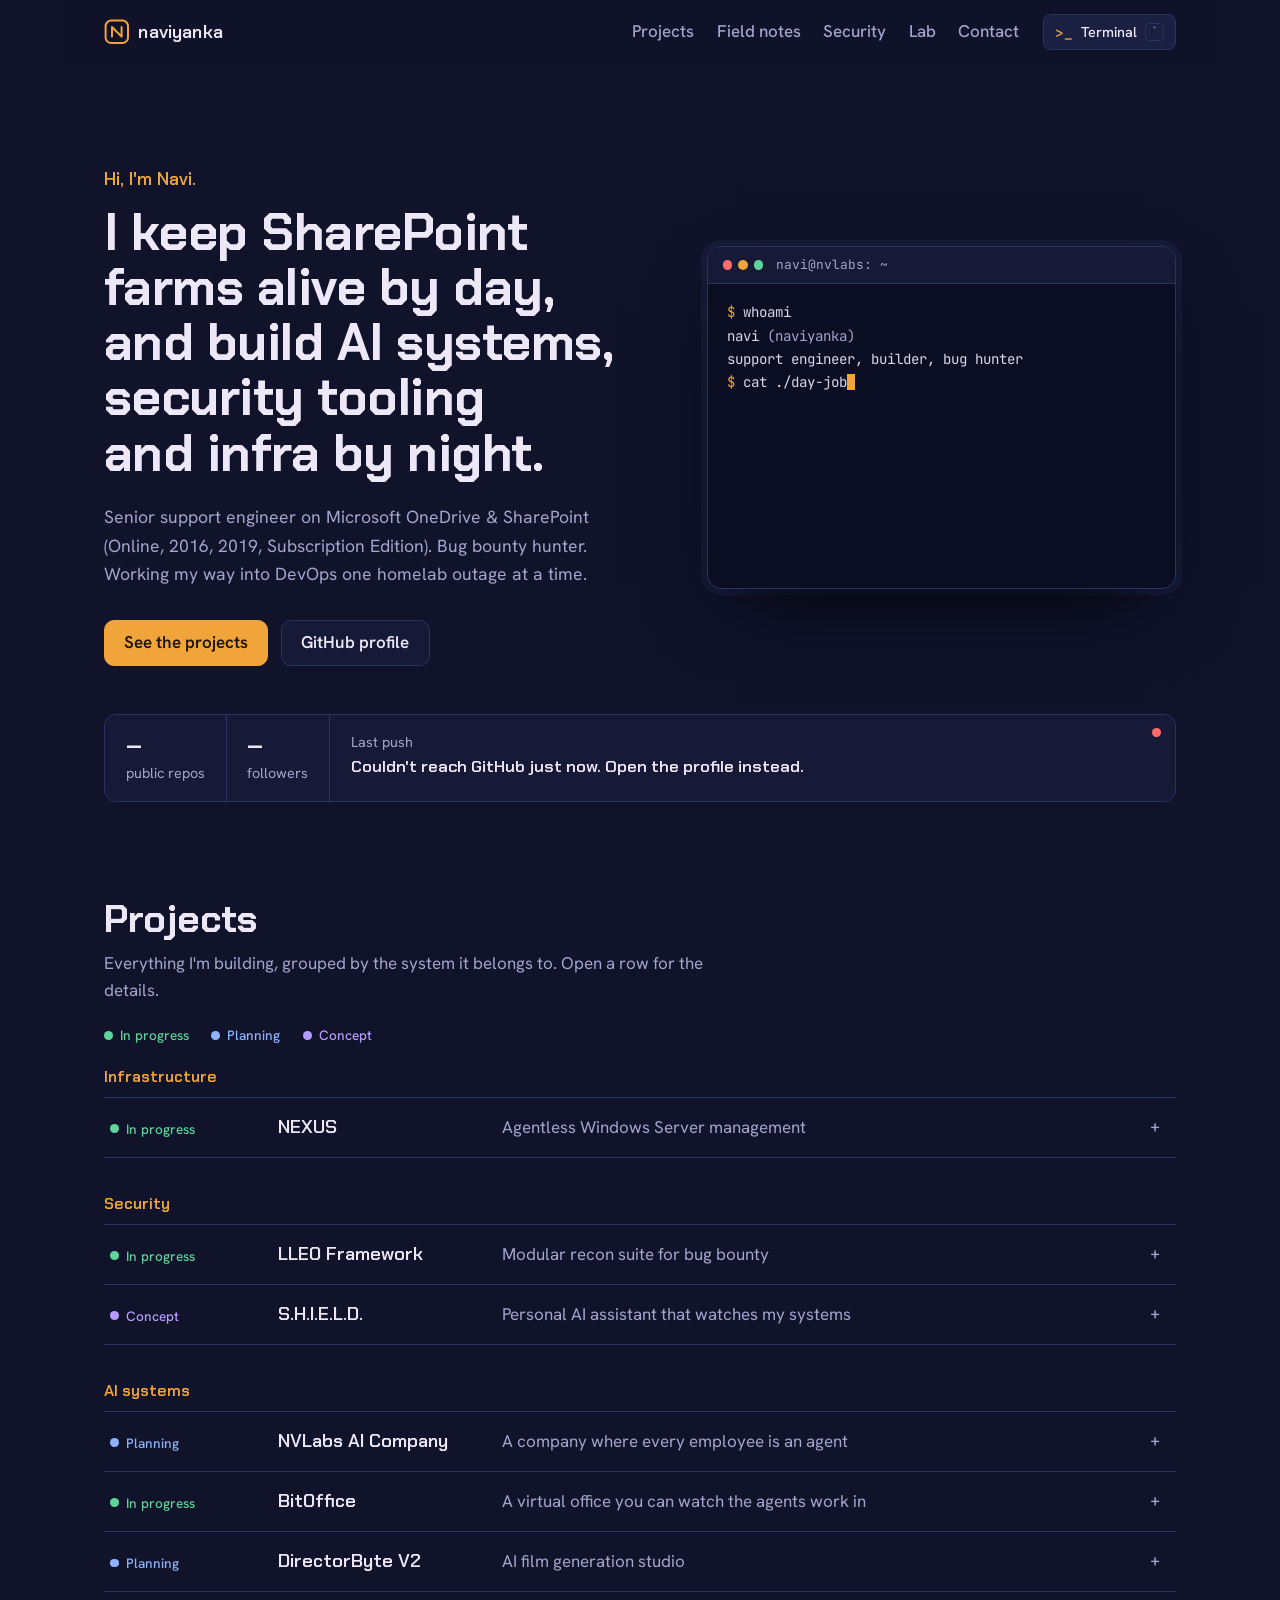
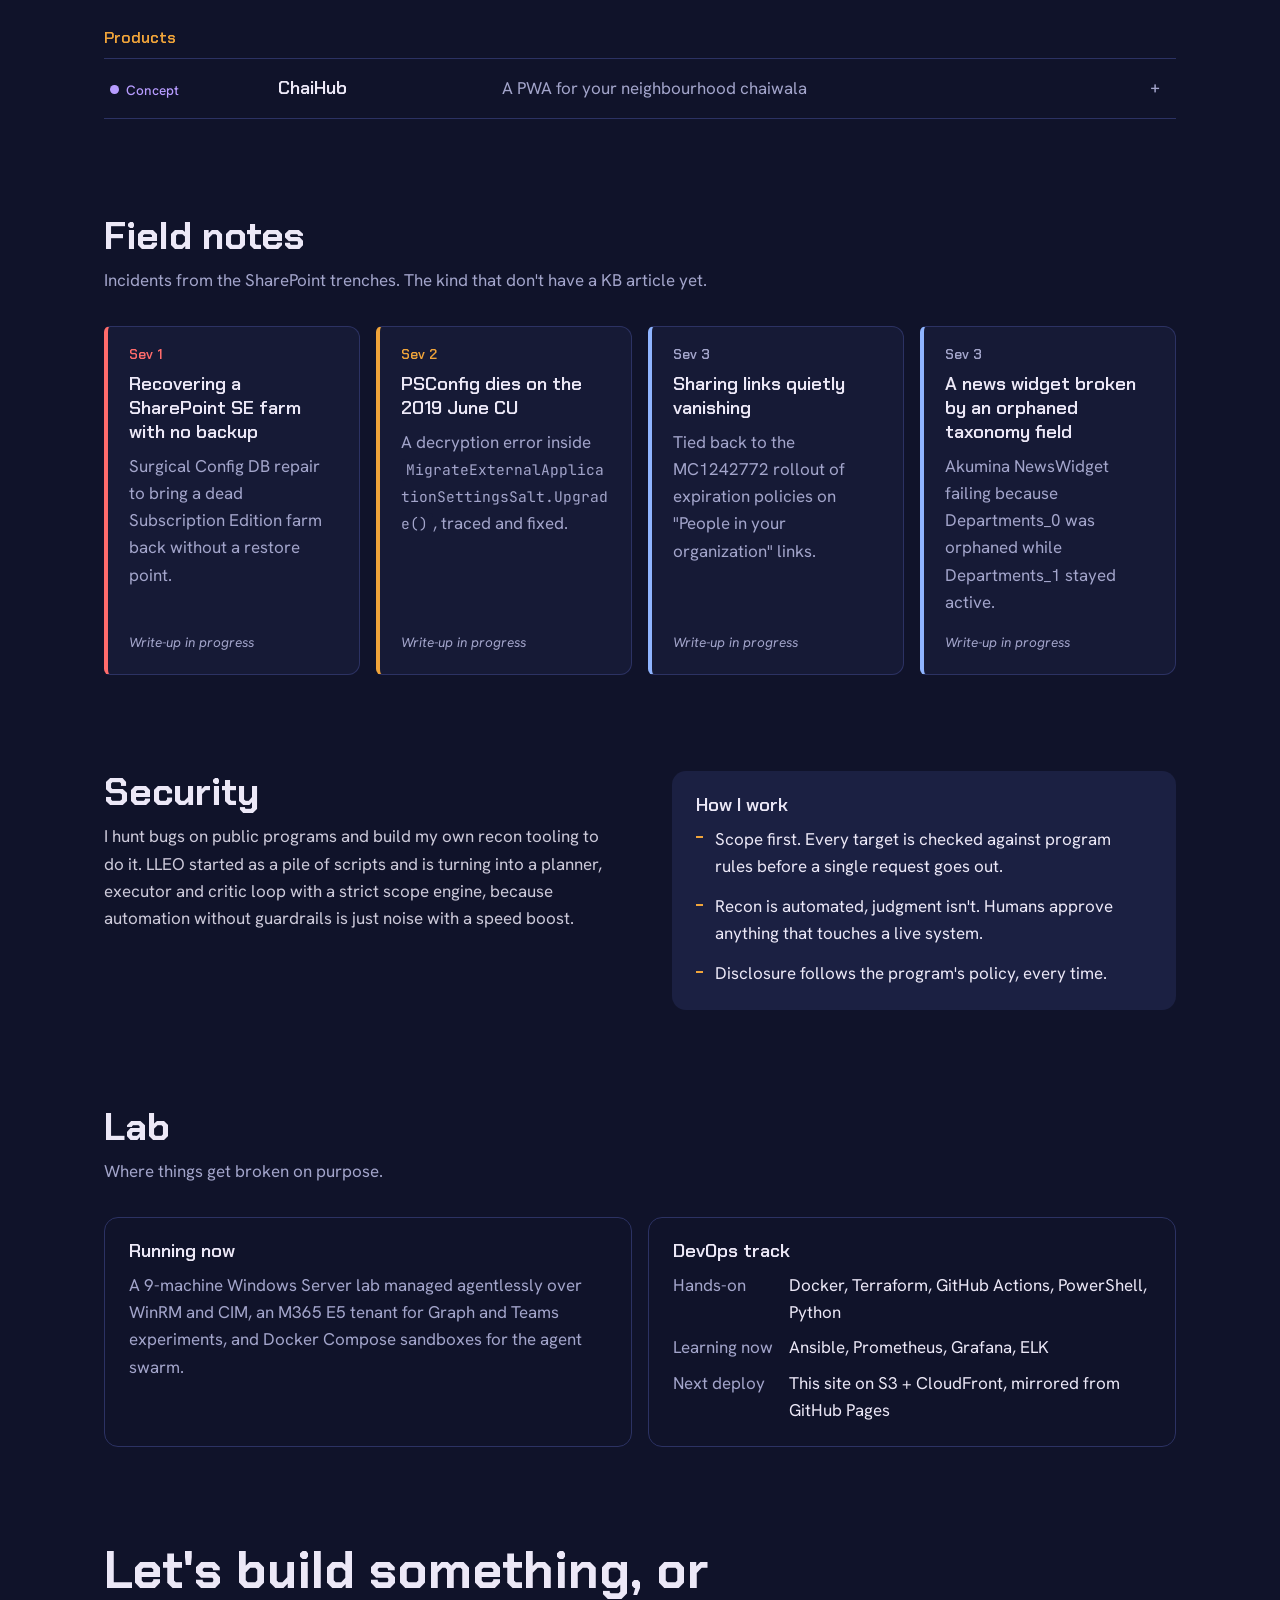
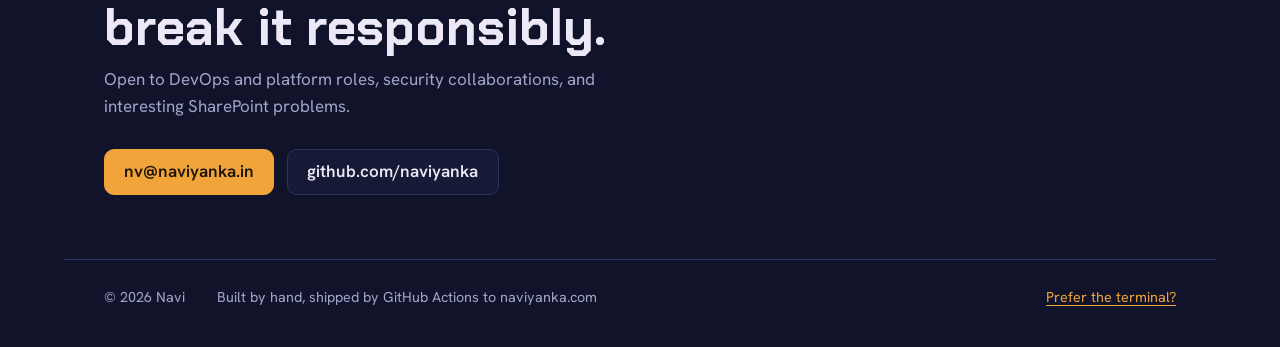
<file: index.html>
<!DOCTYPE html>
<html lang="en">
<head>
  <meta charset="utf-8">
  <meta name="viewport" content="width=device-width, initial-scale=1, viewport-fit=cover">
  <title>Navi (naviyanka)</title>
  <meta name="description" content="Navi (naviyanka): SharePoint support engineer building AI systems, security tooling and infrastructure. Projects, field notes and lab.">
  <meta name="theme-color" content="#10132A">
  <meta name="color-scheme" content="dark">
  <link rel="canonical" href="https://naviyanka.com/">
  <link rel="icon" href="assets/favicon.svg" type="image/svg+xml">

  <meta property="og:type" content="website">
  <meta property="og:title" content="Navi (naviyanka)">
  <meta property="og:description" content="Support engineer by day. AI systems, security tooling and infra by night.">
  <meta property="og:url" content="https://naviyanka.com/">

  <link rel="preconnect" href="https://fonts.googleapis.com">
  <link rel="preconnect" href="https://fonts.gstatic.com" crossorigin>
  <link href="https://fonts.googleapis.com/css2?family=Chakra+Petch:wght@500;600;700&family=Hanken+Grotesk:wght@400;500;600&family=JetBrains+Mono:wght@400;500&display=swap" rel="stylesheet">
  <link rel="stylesheet" href="assets/styles.css">
</head>
<body>
  <a class="skip" href="#main">Skip to content</a>

  <header class="site-header">
    <a class="wordmark" href="#top" aria-label="naviyanka home">
      <svg viewBox="0 0 32 32" aria-hidden="true"><rect x="2" y="2" width="28" height="28" rx="7" fill="none" stroke="currentColor" stroke-width="2.5"/><path d="M10 22V10l12 12V10" fill="none" stroke="currentColor" stroke-width="2.5" stroke-linejoin="round" stroke-linecap="round"/></svg>
      naviyanka
    </a>
    <nav aria-label="Primary">
      <a href="#projects">Projects</a>
      <a href="#field-notes">Field notes</a>
      <a href="#security">Security</a>
      <a href="#lab">Lab</a>
      <a href="#contact">Contact</a>
    </nav>
    <button class="term-btn" type="button" data-open-terminal aria-keyshortcuts="`">
      <span aria-hidden="true">&gt;_</span> Terminal <kbd>`</kbd>
    </button>
  </header>

  <main id="main">
    <!-- HERO -->
    <section class="hero" id="top">
      <div class="hero-copy">
        <p class="hello">Hi, I'm Navi.</p>
        <h1>I keep SharePoint farms alive by day, and build AI systems, security tooling and infra by night.</h1>
        <p class="lede">
          Senior support engineer on Microsoft OneDrive &amp; SharePoint (Online, 2016, 2019, Subscription Edition).
          Bug bounty hunter. Working my way into DevOps one homelab outage at a time.
        </p>
        <div class="actions">
          <a class="btn primary" href="#projects">See the projects</a>
          <a class="btn" href="https://github.com/naviyanka" rel="me">GitHub profile</a>
        </div>
      </div>

      <figure class="console" aria-label="Introduction, written as terminal output">
        <div class="console-bar">
          <span class="dots" aria-hidden="true"><i></i><i></i><i></i></span>
          <span>navi@nvlabs: ~</span>
        </div>
        <pre class="console-body" id="hero-console" aria-live="off"></pre>
        <noscript><pre class="console-body">$ whoami
navi, support engineer, builder, bug hunter</pre></noscript>
      </figure>
    </section>

    <!-- LIVE STRIP -->
    <section class="pulse" aria-label="Live GitHub activity">
      <div class="pulse-item">
        <span class="pulse-value" id="gh-repos">–</span>
        <span class="pulse-label">public repos</span>
      </div>
      <div class="pulse-item">
        <span class="pulse-value" id="gh-followers">–</span>
        <span class="pulse-label">followers</span>
      </div>
      <div class="pulse-item wide">
        <span class="pulse-label">Last push</span>
        <a class="pulse-value small" id="gh-last" href="https://github.com/naviyanka">checking GitHub…</a>
      </div>
      <span class="pulse-led" id="gh-led" title="GitHub API status" aria-hidden="true"></span>
    </section>

    <!-- PROJECTS -->
    <section class="block" id="projects" aria-labelledby="projects-h">
      <div class="block-head">
        <h2 id="projects-h">Projects</h2>
        <p>Everything I'm building, grouped by the system it belongs to. Open a row for the details.</p>
      </div>
      <div class="legend" role="group" aria-label="Status legend">
        <span class="status s-building">In progress</span>
        <span class="status s-planning">Planning</span>
        <span class="status s-concept">Concept</span>
      </div>
      <div id="board" class="board"></div>
    </section>

    <!-- FIELD NOTES -->
    <section class="block" id="field-notes" aria-labelledby="notes-h">
      <div class="block-head">
        <h2 id="notes-h">Field notes</h2>
        <p>Incidents from the SharePoint trenches. The kind that don't have a KB article yet.</p>
      </div>
      <div class="incidents">
        <article class="incident sev1">
          <span class="sev">Sev 1</span>
          <h3>Recovering a SharePoint SE farm with no backup</h3>
          <p>Surgical Config DB repair to bring a dead Subscription Edition farm back without a restore point.</p>
          <span class="soon">Write-up in progress</span>
        </article>
        <article class="incident sev2">
          <span class="sev">Sev 2</span>
          <h3>PSConfig dies on the 2019 June CU</h3>
          <p>A decryption error inside <code>MigrateExternalApplicationSettingsSalt.Upgrade()</code>, traced and fixed.</p>
          <span class="soon">Write-up in progress</span>
        </article>
        <article class="incident sev3">
          <span class="sev">Sev 3</span>
          <h3>Sharing links quietly vanishing</h3>
          <p>Tied back to the MC1242772 rollout of expiration policies on "People in your organization" links.</p>
          <span class="soon">Write-up in progress</span>
        </article>
        <article class="incident sev3">
          <span class="sev">Sev 3</span>
          <h3>A news widget broken by an orphaned taxonomy field</h3>
          <p>Akumina NewsWidget failing because Departments_0 was orphaned while Departments_1 stayed active.</p>
          <span class="soon">Write-up in progress</span>
        </article>
      </div>
    </section>

    <!-- SECURITY -->
    <section class="block split" id="security" aria-labelledby="sec-h">
      <div class="block-head">
        <h2 id="sec-h">Security</h2>
        <p>
          I hunt bugs on public programs and build my own recon tooling to do it.
          LLEO started as a pile of scripts and is turning into a planner, executor and critic loop
          with a strict scope engine, because automation without guardrails is just noise with a speed boost.
        </p>
      </div>
      <div class="sec-panel">
        <h3>How I work</h3>
        <ul class="plain">
          <li>Scope first. Every target is checked against program rules before a single request goes out.</li>
          <li>Recon is automated, judgment isn't. Humans approve anything that touches a live system.</li>
          <li>Disclosure follows the program's policy, every time.</li>
        </ul>
        <!-- Add your acknowledgements / hall-of-fame entries here, e.g.
        <h3>Acknowledgements</h3>
        <ul class="plain"><li><a href="...">Program name</a>, 2026</li></ul>
        -->
      </div>
    </section>

    <!-- LAB -->
    <section class="block" id="lab" aria-labelledby="lab-h">
      <div class="block-head">
        <h2 id="lab-h">Lab</h2>
        <p>Where things get broken on purpose.</p>
      </div>
      <div class="lab-grid">
        <div class="lab-card">
          <h3>Running now</h3>
          <p>A 9-machine Windows Server lab managed agentlessly over WinRM and CIM, an M365 E5 tenant for Graph and Teams experiments, and Docker Compose sandboxes for the agent swarm.</p>
        </div>
        <div class="lab-card">
          <h3>DevOps track</h3>
          <dl class="skills">
            <dt>Hands-on</dt><dd>Docker, Terraform, GitHub Actions, PowerShell, Python</dd>
            <dt>Learning now</dt><dd>Ansible, Prometheus, Grafana, ELK</dd>
            <dt>Next deploy</dt><dd>This site on S3 + CloudFront, mirrored from GitHub Pages</dd>
          </dl>
        </div>
      </div>
    </section>

    <!-- CONTACT -->
    <section class="block contact" id="contact" aria-labelledby="contact-h">
      <h2 id="contact-h">Let's build something, or break it responsibly.</h2>
      <p>Open to DevOps and platform roles, security collaborations, and interesting SharePoint problems.</p>
      <div class="actions">
        <a class="btn primary" href="mailto:nv@naviyanka.in">nv@naviyanka.in</a>
        <a class="btn" href="https://github.com/naviyanka" rel="me">github.com/naviyanka</a>
      </div>
    </section>
  </main>

  <footer class="site-footer">
    <span>© <span id="year">2026</span> Navi</span>
    <span>Built by hand, shipped by GitHub Actions to naviyanka.com</span>
    <button class="linkish" type="button" data-open-terminal>Prefer the terminal?</button>
  </footer>

  <!-- TERMINAL -->
  <dialog id="terminal" class="terminal" closedby="any" aria-labelledby="term-title">
    <div class="console-bar">
      <span class="dots" aria-hidden="true"><i></i><i></i><i></i></span>
      <span id="term-title">navi@nvlabs: ~ (terminal)</span>
      <button type="button" class="term-close" data-close-terminal aria-label="Close terminal">esc</button>
    </div>
    <div class="term-out" id="term-out" role="log" aria-live="polite"></div>
    <form class="term-in" id="term-form" autocomplete="off">
      <label for="term-input"><span aria-hidden="true">$</span><span class="sr">Command</span></label>
      <input type="text" id="term-input" name="cmd" spellcheck="false" autocapitalize="off" placeholder="type help">
      <button type="submit" class="sr">Run</button>
    </form>
  </dialog>

  <script src="assets/main.js" defer></script>
</body>
</html>
</file>
<file: assets/styles.css>
/* naviyanka.com — night-shift ops room
   Palette: indigo night + masala-chai amber; status colors are semantic only. */
:root {
  --ink: #10132A;
  --ink-2: #161A36;
  --panel: #1B2042;
  --line: #2C3263;
  --text: #ECE8F7;
  --muted: #A3A5CB;
  --chai: #F0A43A;
  --chai-soft: color-mix(in oklab, var(--chai) 18%, transparent);
  --ok: #5FD39A;
  --plan: #8FB4FF;
  --concept: #B79CFF;
  --alert: #FF6B6B;

  --display: "Chakra Petch", "Bahnschrift", "Segoe UI", system-ui, sans-serif;
  --body: "Hanken Grotesk", "Segoe UI", system-ui, -apple-system, sans-serif;
  --mono: "JetBrains Mono", ui-monospace, "Cascadia Code", Consolas, monospace;

  --wrap: 72rem;
  --gutter: clamp(1.1rem, 4vw, 2.5rem);
  color-scheme: dark;
  accent-color: var(--chai);
  box-sizing: border-box;
  padding-top: env(safe-area-inset-top, 0px);
  padding-bottom: env(safe-area-inset-bottom, 0px);
}
*, *::before, *::after { box-sizing: inherit; }
html { scroll-behavior: smooth; scroll-padding-top: calc(4.5rem + env(safe-area-inset-top, 0px)); }
@media (prefers-reduced-motion: reduce) { html { scroll-behavior: auto; } }

body {
  margin: 0;
  background:
    radial-gradient(60rem 30rem at 85% -10%, #232a5c 0%, transparent 60%),
    var(--ink);
  color: var(--text);
  font: 400 1.0625rem/1.6 var(--body);
  -webkit-font-smoothing: antialiased;
}
img, svg { max-width: 100%; }
a { color: inherit; }
:focus-visible { outline: 2px solid var(--chai); outline-offset: 3px; border-radius: 4px; }
code { font-family: var(--mono); font-size: .86em; background: var(--ink-2); padding: .1em .35em; border-radius: 4px; overflow-wrap: anywhere; }

.skip { position: absolute; left: -999px; top: .5rem; background: var(--chai); color: var(--ink); padding: .5rem .8rem; border-radius: 6px; z-index: 10; }
.skip:focus { left: .5rem; }
.sr { position: absolute; width: 1px; height: 1px; overflow: hidden; clip-path: inset(50%); white-space: nowrap; }

/* ---------- header ---------- */
.site-header {
  position: sticky; top: env(safe-area-inset-top, 0px); z-index: 5;
  display: flex; align-items: center; gap: 1.5rem;
  max-width: var(--wrap); margin: 0 auto; padding: .9rem var(--gutter);
  background: color-mix(in oklab, var(--ink) 82%, transparent);
  backdrop-filter: blur(10px);
}
.wordmark { display: inline-flex; align-items: center; gap: .55rem; font: 600 1.15rem var(--display); text-decoration: none; letter-spacing: .01em; }
.wordmark svg { width: 1.6rem; height: 1.6rem; color: var(--chai); }
.site-header nav { display: flex; gap: 1.4rem; margin-left: auto; }
.site-header nav a { text-decoration: none; color: var(--muted); font-weight: 500; }
.site-header nav a:hover { color: var(--text); }
.term-btn {
  display: inline-flex; align-items: center; gap: .5rem;
  font: 500 .9rem var(--body); color: var(--text);
  background: var(--panel); border: 1px solid var(--line); border-radius: 8px;
  padding: .45rem .7rem; cursor: pointer;
}
.term-btn span { font-family: var(--mono); color: var(--chai); }
.term-btn:hover { border-color: var(--chai); }
kbd { font: .75rem var(--mono); color: var(--muted); border: 1px solid var(--line); border-radius: 4px; padding: 0 .3rem; }

@media (max-width: 52rem) {
  .site-header nav { display: none; }
  .term-btn { margin-left: auto; }
}

main { max-width: var(--wrap); margin: 0 auto; padding: 0 var(--gutter); }

/* ---------- hero ---------- */
.hero {
  display: grid; grid-template-columns: minmax(0, 1.15fr) minmax(0, 1fr);
  gap: clamp(2rem, 5vw, 4rem); align-items: center;
  padding: clamp(3rem, 9vw, 6.5rem) 0 clamp(2rem, 5vw, 3rem);
}
.hello { font: 600 1.1rem var(--display); color: var(--chai); margin: 0 0 .9rem; }
.hero h1 {
  font: 700 clamp(2rem, 4.2vw, 3.2rem)/1.08 var(--display);
  letter-spacing: -.01em; margin: 0 0 1.4rem; max-width: 22ch;
  text-wrap: balance;
}
.lede { color: var(--muted); max-width: 52ch; margin: 0 0 2rem; font-size: 1.1rem; }
.actions { display: flex; flex-wrap: wrap; gap: .8rem; }
.btn {
  display: inline-flex; align-items: center; min-height: 2.9rem; padding: 0 1.2rem;
  border-radius: 10px; border: 1px solid var(--line); text-decoration: none;
  font-weight: 600; background: var(--ink-2);
}
.btn:hover { border-color: var(--muted); }
.btn.primary { background: var(--chai); color: #1A1306; border-color: var(--chai); }
.btn.primary:hover { background: #F6B556; }

.console {
  margin: 0;
  background: #0B0E22; border: 1px solid var(--line); border-radius: 14px;
  box-shadow: 0 30px 80px -30px #000, 0 0 0 6px color-mix(in oklab, var(--panel) 60%, transparent);
  overflow: hidden; min-width: 0;
}
.console-bar {
  display: flex; align-items: center; gap: .8rem;
  padding: .6rem .9rem; border-bottom: 1px solid var(--line);
  font: .8rem var(--mono); color: var(--muted); background: var(--ink-2);
}
.dots { display: inline-flex; gap: .35rem; }
.dots i { width: .62rem; height: .62rem; border-radius: 50%; background: var(--line); }
.dots i:first-child { background: var(--alert); }
.dots i:nth-child(2) { background: var(--chai); }
.dots i:nth-child(3) { background: var(--ok); }
.console-body {
  margin: 0; padding: 1.1rem 1.2rem 1.3rem; min-height: 19rem;
  font: .88rem/1.65 var(--mono); color: #D9D6EE; white-space: pre-wrap; overflow-x: auto;
}
.console-body .p { color: var(--chai); }
.console-body .k { color: var(--plan); }
.console-body .ok { color: var(--ok); }
.console-body .dim { color: var(--muted); }
.caret { display: inline-block; width: .55em; height: 1.1em; vertical-align: -.2em; background: var(--chai); animation: blink 1.1s steps(1) infinite; }
@keyframes blink { 50% { opacity: 0; } }
@media (prefers-reduced-motion: reduce) { .caret { animation: none; } }

@media (max-width: 52rem) {
  .hero { grid-template-columns: 1fr; }
  .console-body { min-height: 0; }
}

/* ---------- live strip ---------- */
.pulse {
  position: relative;
  display: grid; grid-template-columns: auto auto 1fr; gap: 1px;
  background: var(--line); border: 1px solid var(--line); border-radius: 12px; overflow: hidden;
}
.pulse-item { background: var(--ink-2); padding: 1rem 1.3rem; display: flex; flex-direction: column; gap: .15rem; min-width: 0; }
.pulse-value { font: 600 1.6rem/1.1 var(--display); text-decoration: none; }
.pulse-value.small { font-size: 1.05rem; overflow: hidden; text-overflow: ellipsis; white-space: nowrap; }
a.pulse-value:hover { color: var(--chai); }
.pulse-label { color: var(--muted); font-size: .9rem; }
.pulse-led { position: absolute; top: .8rem; right: .9rem; width: .55rem; height: .55rem; border-radius: 50%; background: var(--muted); }
.pulse-led.live { background: var(--ok); box-shadow: 0 0 0 4px color-mix(in oklab, var(--ok) 25%, transparent); }
.pulse-led.down { background: var(--alert); }
@media (max-width: 40rem) {
  .pulse { grid-template-columns: 1fr 1fr; }
  .pulse-item.wide { grid-column: 1 / -1; }
}

/* ---------- sections ---------- */
.block { padding: clamp(3.5rem, 8vw, 6rem) 0 0; }
.block-head { max-width: 40rem; margin-bottom: 2rem; }
.block h2 { font: 700 clamp(1.7rem, 3.2vw, 2.4rem)/1.1 var(--display); margin: 0 0 .6rem; }
.block-head p { color: var(--muted); margin: 0; }
.block h3 { font: 600 1.15rem/1.3 var(--display); margin: 0 0 .5rem; }

/* status chips */
.status {
  display: inline-flex; align-items: center; gap: .45rem;
  font: 500 .85rem var(--body); color: var(--muted); white-space: nowrap;
}
.status::before { content: ""; width: .55rem; height: .55rem; border-radius: 50%; background: currentColor; }
.s-building { color: var(--ok); }
.s-planning { color: var(--plan); }
.s-concept { color: var(--concept); }
.legend { display: flex; gap: 1.4rem; margin: -0.6rem 0 1.4rem; flex-wrap: wrap; }

/* project board */
.board { display: grid; gap: 2.2rem; }
.group h3 { color: var(--chai); font-size: 1rem; margin: 0 0 .6rem; }
.rows { border-top: 1px solid var(--line); }
.row { border-bottom: 1px solid var(--line); }
.row summary {
  list-style: none; cursor: pointer;
  display: grid; grid-template-columns: 9.5rem minmax(0, 13rem) minmax(0, 1fr) 1.2rem;
  gap: 1rem; align-items: baseline; padding: 1rem .4rem;
}
.row summary::-webkit-details-marker { display: none; }
.row summary:hover { background: color-mix(in oklab, var(--panel) 55%, transparent); }
.row-name { font: 600 1.15rem var(--display); }
.row-line { color: var(--muted); }
.row-toggle { color: var(--muted); font-family: var(--mono); transition: transform .2s; }
.row[open] .row-toggle { transform: rotate(45deg); color: var(--chai); }
.row-body {
  display: grid; grid-template-columns: 9.5rem minmax(0, 1fr); gap: 1rem;
  padding: 0 .4rem 1.4rem;
}
.row-body > div { grid-column: 2; }
.row-body p { margin: 0 0 .9rem; max-width: 62ch; }
.tags { display: flex; flex-wrap: wrap; gap: .4rem; margin: 0 0 1rem; padding: 0; list-style: none; }
.tags li { font-size: .85rem; padding: .15rem .55rem; border-radius: 6px; background: var(--panel); color: var(--muted); }
.repo-link { color: var(--chai); font-weight: 600; text-underline-offset: 3px; }
@media (max-width: 46rem) {
  .row summary { grid-template-columns: minmax(0, 1fr) 1.2rem; gap: .25rem .8rem; }
  .row summary .status { grid-column: 1; grid-row: 1; }
  .row-name { grid-column: 1; }
  .row-line { grid-column: 1; }
  .row-toggle { grid-column: 2; grid-row: 1 / span 3; align-self: center; }
  .row-body { grid-template-columns: 1fr; }
  .row-body > div { grid-column: 1; }
}

/* incidents */
.incidents { display: grid; grid-template-columns: repeat(auto-fit, minmax(16rem, 1fr)); gap: 1rem; }
.incident {
  background: var(--ink-2); border: 1px solid var(--line); border-left: 4px solid var(--plan);
  border-radius: 6px 12px 12px 6px; padding: 1.2rem 1.3rem 1.3rem;
  display: flex; flex-direction: column;
}
.incident.sev1 { border-left-color: var(--alert); }
.incident.sev2 { border-left-color: var(--chai); }
.sev { font: 600 .85rem var(--display); color: var(--muted); margin-bottom: .6rem; }
.sev1 .sev { color: var(--alert); }
.sev2 .sev { color: var(--chai); }
.incident p { color: var(--muted); margin: 0 0 1rem; }
.soon { margin-top: auto; font-size: .85rem; color: var(--muted); font-style: italic; }

/* security */
.split { display: grid; grid-template-columns: minmax(0, 1fr) minmax(0, 1fr); gap: clamp(1.5rem, 5vw, 4rem); align-items: start; }
.split .block-head { margin: 0; }
.split .block-head p { color: var(--text); opacity: .86; }
.sec-panel { background: var(--panel); border-radius: 14px; padding: 1.4rem 1.5rem; }
.plain { margin: 0; padding: 0; list-style: none; display: grid; gap: .8rem; }
.plain li { padding-left: 1.2rem; position: relative; }
.plain li::before { content: ""; position: absolute; left: 0; top: .62em; width: .45rem; height: 2px; background: var(--chai); }
@media (max-width: 52rem) { .split { grid-template-columns: 1fr; } }

/* lab */
.lab-grid { display: grid; grid-template-columns: repeat(auto-fit, minmax(18rem, 1fr)); gap: 1rem; }
.lab-card { border: 1px solid var(--line); border-radius: 14px; padding: 1.4rem 1.5rem; }
.lab-card p { color: var(--muted); margin: 0; }
.skills { display: grid; grid-template-columns: auto 1fr; gap: .5rem 1rem; margin: 0; }
.skills dt { color: var(--muted); }
.skills dd { margin: 0; }

/* contact */
.contact { text-align: left; padding-bottom: 4rem; }
.contact h2 { max-width: 20ch; font-size: clamp(2rem, 4.4vw, 3.2rem); }
.contact p { color: var(--muted); margin: 0 0 1.8rem; max-width: 50ch; }

/* footer */
.site-footer {
  max-width: var(--wrap); margin: 0 auto; padding: 1.6rem var(--gutter) 2.4rem;
  border-top: 1px solid var(--line);
  display: flex; flex-wrap: wrap; gap: .6rem 2rem; color: var(--muted); font-size: .9rem;
}
.linkish { margin-left: auto; background: none; border: 0; color: var(--chai); font: inherit; cursor: pointer; padding: 0; text-decoration: underline; text-underline-offset: 3px; }

/* ---------- terminal dialog ---------- */
.terminal {
  width: min(46rem, calc(100vw - 2rem)); height: min(30rem, calc(100dvh - 4rem));
  padding: 0; border: 1px solid var(--line); border-radius: 14px;
  background: #0B0E22; color: #D9D6EE;
  flex-direction: column;
}
.terminal[open] { display: flex; }
.terminal::backdrop { background: rgb(6 8 20 / .7); backdrop-filter: blur(3px); }
.term-close { margin-left: auto; background: none; border: 1px solid var(--line); color: var(--muted); border-radius: 4px; font: .75rem var(--mono); padding: .1rem .4rem; cursor: pointer; }
.term-out { flex: 1; overflow-y: auto; padding: 1rem 1.2rem .4rem; font: .88rem/1.6 var(--mono); white-space: pre-wrap; }
.term-out .p { color: var(--chai); }
.term-out .k { color: var(--plan); }
.term-out .err { color: var(--alert); }
.term-out a { color: var(--chai); }
.term-in { display: flex; align-items: center; gap: .6rem; padding: .7rem 1.2rem 1rem; border-top: 1px solid var(--line); }
.term-in label { color: var(--chai); font-family: var(--mono); }
.term-in input { flex: 1; background: transparent; border: 0; color: var(--text); font: .95rem var(--mono); outline: none; }
.term-in:focus-within { box-shadow: inset 0 2px 0 var(--chai); }
</file>
